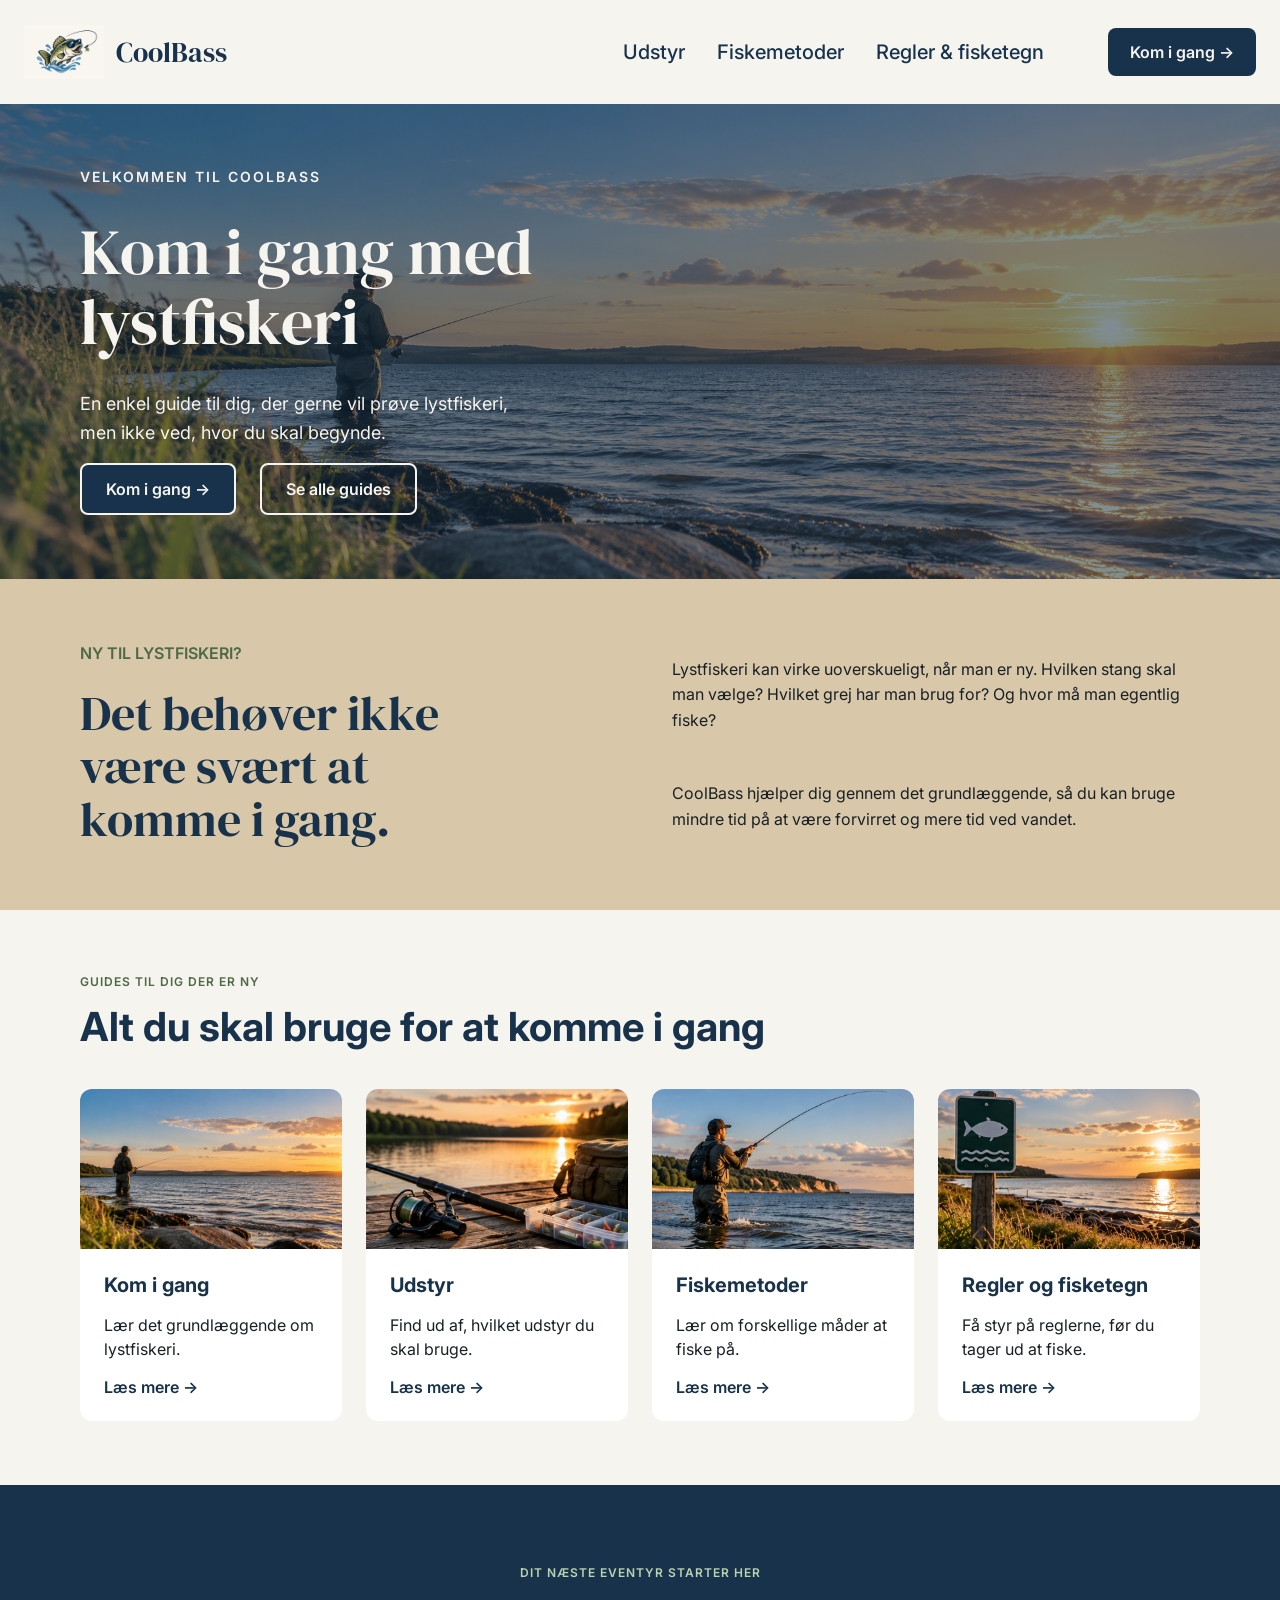
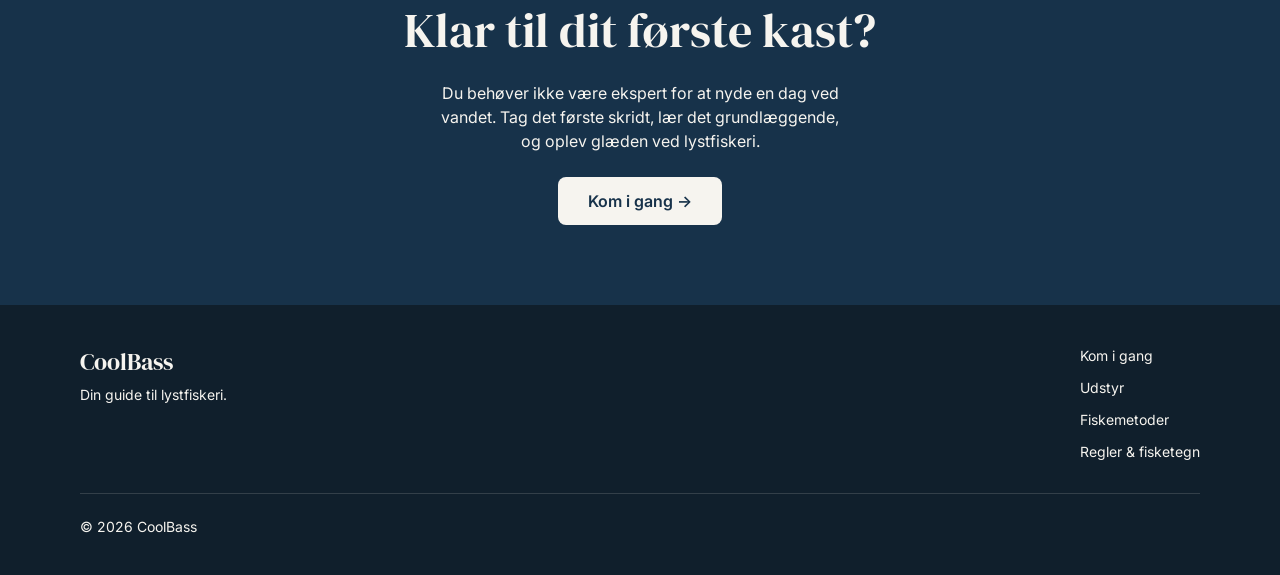
<file: index.html>
<!DOCTYPE html>
<html lang="en">

<head>
    <meta charset="UTF-8">
    <meta name="viewport" content="width=device-width, initial-scale=1.0">
    <title>CoolBass | Forside</title>
    <link rel="icon" type="image/png" href="img/Favicon.png">
    
    <meta name="robots" content="noindex">

    <link rel="stylesheet" href="css/style.css">
    <link rel="stylesheet" href="css/layout.css">

    <link rel="preconnect" href="https://fonts.googleapis.com">
    <link rel="preconnect" href="https://fonts.gstatic.com" crossorigin>
    <link
        href="https://fonts.googleapis.com/css2?family=DM+Serif+Display&family=Inter:wght@400;500;600;700&display=swap"
        rel="stylesheet">

</head>

<body>

    <header>

        <div class="container header_content">

            <a href="index.html" class="logo">
                <img src="img/CoolBassLogo.png" alt="CoolBass logo">
                <span>CoolBass</span>
            </a>

            <nav id="mobile_menu">
                <ul>
                    <li><a href="udstyr.html">Udstyr</a></li>
                    <li><a href="fiskemetoder.html">Fiskemetoder</a></li>
                    <li><a href="regler.html">Regler & fisketegn</a></li>
                </ul>
            </nav>

            <a href="komIGang.html" class="header_button">
                Kom i gang →
            </a>

            <button class="menu_toggle" type="button" aria-label="Åbn menu" aria-expanded="false"
                aria-controls="mobile_menu">
                <span></span>
                <span></span>
                <span></span>
            </button>

        </div>

    </header>

    <main>

        <section class="hero">

            <div class="container">

                <div class="hero_content">

                    <p class="hero_intro">
                        VELKOMMEN TIL COOLBASS
                    </p>

                    <h1>
                        Kom i gang med lystfiskeri
                    </h1>

                    <p class="hero_description">
                        En enkel guide til dig, der gerne vil prøve
                        lystfiskeri, men ikke ved, hvor du skal begynde.
                    </p>

                </div>

                <div class="hero_buttons">
                    <a href="komIGang.html" class="hero_button_primary">
                        Kom i gang →
                    </a>

                    <a href="#guides" class="hero_button_secondary">
                        Se alle guides
                    </a>
                </div>

            </div>


        </section>

        <section class="intro_section">

            <div class="container intro_content">

                <div class="intro_heading">

                    <p>
                        NY TIL LYSTFISKERI?
                    </p>

                    <h2>
                        Det behøver ikke være svært at komme i gang.
                    </h2>

                </div>

                <div class="intro_text">

                    <p>
                        Lystfiskeri kan virke uoverskueligt, når man er ny.
                        Hvilken stang skal man vælge? Hvilket grej har man
                        brug for? Og hvor må man egentlig fiske?
                    </p>

                    <p>
                        CoolBass hjælper dig gennem det grundlæggende,
                        så du kan bruge mindre tid på at være forvirret
                        og mere tid ved vandet.
                    </p>

                </div>

            </div>

        </section>

        <section id="guides" class="guides">

            <div class="container guides_content">

                <div class="guides_heading">

                    <p>
                        GUIDES TIL DIG DER ER NY
                    </p>

                    <h2>
                        Alt du skal bruge for at komme i gang
                    </h2>

                </div>

                <div class="guides_grid">

                    <article class="guide_card">

                        <img src="img/HeroPicture.png" alt="Lystfisker ved vandet">

                        <div class="guide_card_content">

                            <h3>
                                Kom i gang
                            </h3>

                            <p>
                                Lær det grundlæggende om lystfiskeri.
                            </p>

                            <a href="komIGang.html">Læs mere →</a>

                        </div>

                    </article>

                    <article class="guide_card">

                        <img src="img/UdstyrCard.png" alt="Lystfisker ved vandet">

                        <div class="guide_card_content">

                            <h3>
                                Udstyr
                            </h3>

                            <p>
                                Find ud af, hvilket udstyr du skal bruge.
                            </p>

                            <a href="udstyr.html">Læs mere →</a>

                        </div>

                    </article>

                    <article class="guide_card">

                        <img src="img/FiskemetoderCard.png" alt="Lystfisker ved vandet">

                        <div class="guide_card_content">

                            <h3>
                                Fiskemetoder
                            </h3>

                            <p>
                                Lær om forskellige måder at fiske på.
                            </p>

                            <a href="fiskemetoder.html">Læs mere →</a>

                        </div>

                    </article>

                    <article class="guide_card">

                        <img src="img/ReglerCard.png" alt="Lystfisker ved vandet">

                        <div class="guide_card_content">

                            <h3>
                                Regler og fisketegn
                            </h3>

                            <p>
                                Få styr på reglerne, før du tager ud at fiske.
                            </p>

                            <a href="regler.html">Læs mere →</a>

                        </div>

                    </article>

                </div>

            </div>

        </section>

        <section class="cta_section">

            <div class="cta_content">

                <p class="cta_intro">
                    DIT NÆSTE EVENTYR STARTER HER
                </p>

                <h2>
                    Klar til dit første kast?
                </h2>

                <p class="cta_description">
                    Du behøver ikke være ekspert for at nyde en dag ved vandet.
                    Tag det første skridt, lær det grundlæggende, og oplev
                    glæden ved lystfiskeri.
                </p>

                <a href="komIGang.html" class="cta_button">Kom i gang →</a>

            </div>

        </section>

    </main>

    <footer>

        <div class="container">

            <div class="footer_content">

                <div class="footer_brand">

                    <h2>
                        CoolBass
                    </h2>

                    <p>
                        Din guide til lystfiskeri.
                    </p>

                </div>

                <nav class="footer_nav" aria-label="Footer navigation">

                    <ul>
                        <li><a href="komIGang.html">Kom i gang</a></li>
                        <li><a href="udstyr.html">Udstyr</a></li>
                        <li><a href="fiskemetoder.html">Fiskemetoder</a></li>
                        <li><a href="regler.html">Regler & fisketegn</a></li>
                    </ul>

                </nav>

            </div>

            <div class="footer_bottom">

                <p>
                    © 2026 CoolBass
                </p>

            </div>

        </div>

    </footer>

    <script src="js/script.js"></script>

</body>

</html>
</file>
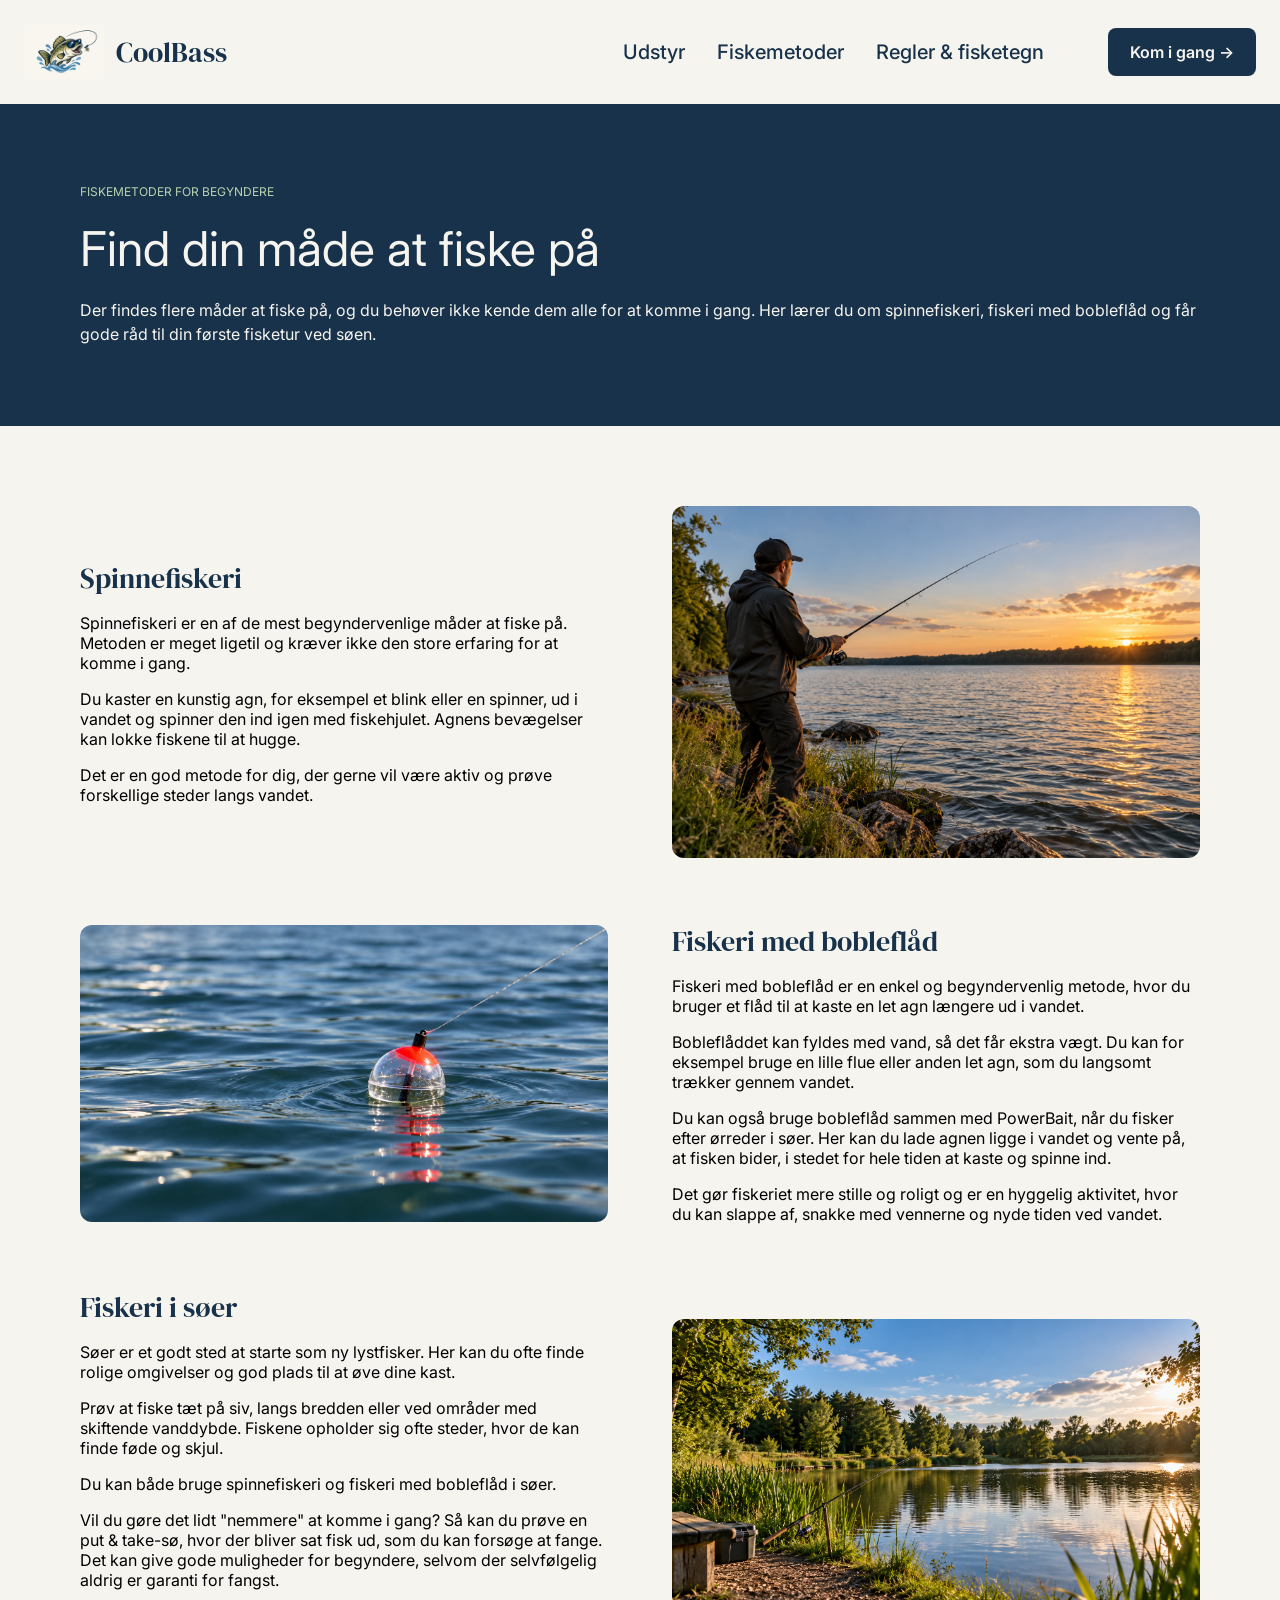
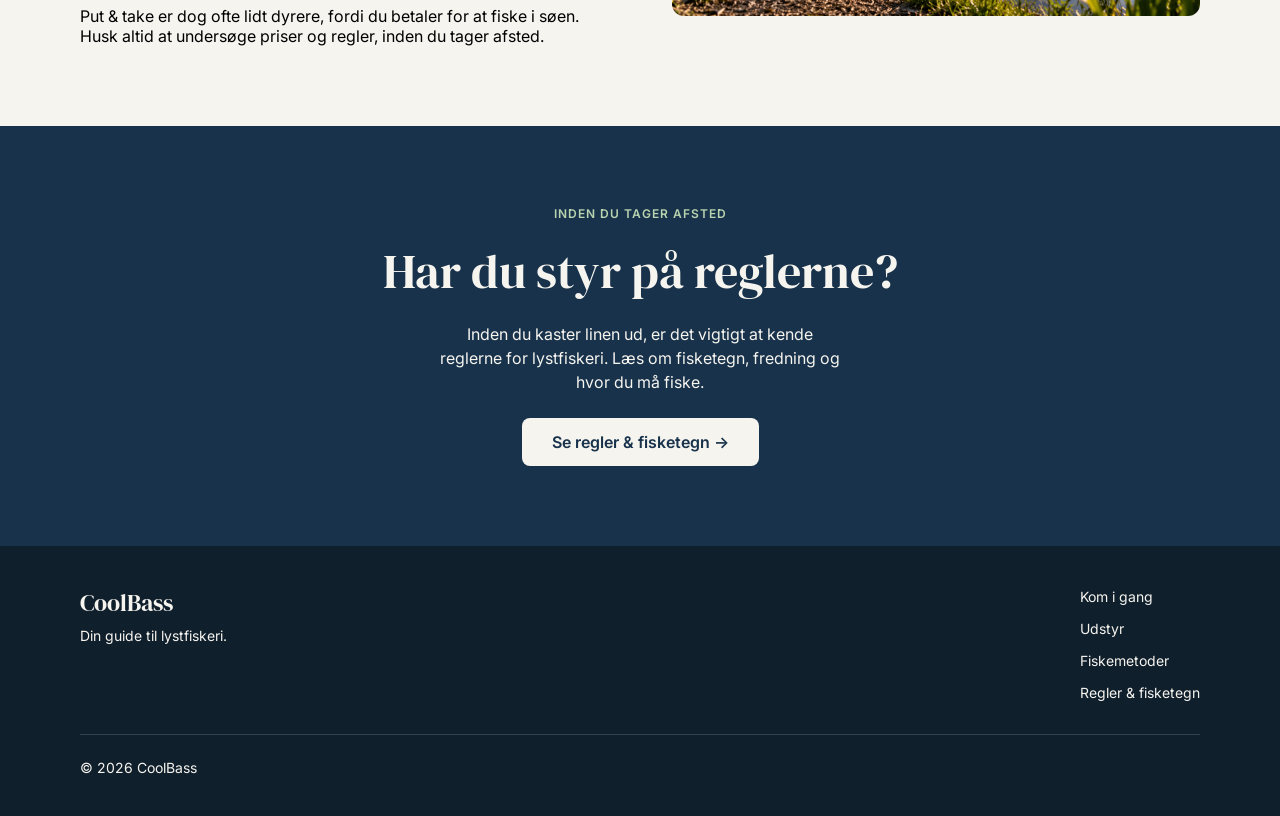
<file: fiskemetoder.html>
<!DOCTYPE html>
<html lang="en">

<head>
    <meta charset="UTF-8">
    <meta name="viewport" content="width=device-width, initial-scale=1.0">
    <title>CoolBass | Fiskemetoder</title>
    <link rel="icon" type="image/png" href="img/Favicon.png">
    
    <meta name="robots" content="noindex">

    <link rel="stylesheet" href="css/style.css">
    <link rel="stylesheet" href="css/layout.css">

    <link rel="preconnect" href="https://fonts.googleapis.com">
    <link rel="preconnect" href="https://fonts.gstatic.com" crossorigin>
    <link
        href="https://fonts.googleapis.com/css2?family=DM+Serif+Display&family=Inter:wght@400;500;600;700&display=swap"
        rel="stylesheet">

</head>

<body>

    <header>

        <div class="container header_content">

            <a href="index.html" class="logo">
                <img src="img/CoolBassLogo.png" alt="CoolBass logo">
                <span>CoolBass</span>
            </a>

            <nav id="mobile_menu">
                <ul>
                    <li><a href="udstyr.html">Udstyr</a></li>
                    <li><a href="fiskemetoder.html">Fiskemetoder</a></li>
                    <li><a href="regler.html">Regler & fisketegn</a></li>
                </ul>
            </nav>

            <a href="komIGang.html" class="header_button">
                Kom i gang →
            </a>

            <button class="menu_toggle" type="button" aria-label="Åbn menu" aria-expanded="false"
                aria-controls="mobile_menu">
                <span></span>
                <span></span>
                <span></span>
            </button>

        </div>

    </header>

    <main>

        <section class="page_hero">

            <div class="container">

                <p class="page_hero_label">
                    FISKEMETODER FOR BEGYNDERE
                </p>

                <h1>
                    Find din måde at fiske på
                </h1>

                <p class="page_hero_text">
                    Der findes flere måder at fiske på, og du behøver ikke kende
                    dem alle for at komme i gang. Her lærer du om spinnefiskeri,
                    fiskeri med bobleflåd og får gode råd til din første
                    fisketur ved søen.
                </p>

            </div>

        </section>

        <section class="steps_section">

            <div class="container">

                <article class="step">

                    <div class="step_text">

                        <h2>
                            Spinnefiskeri
                        </h2>

                        <p>
                            Spinnefiskeri er en af de mest begyndervenlige måder at fiske på.
                            Metoden er meget ligetil og kræver ikke den store erfaring for
                            at komme i gang.
                        </p>

                        <p>
                            Du kaster en kunstig agn, for eksempel et blink eller en spinner,
                            ud i vandet og spinner den ind igen med fiskehjulet. Agnens
                            bevægelser kan lokke fiskene til at hugge.
                        </p>

                        <p>
                            Det er en god metode for dig, der gerne vil være aktiv og prøve
                            forskellige steder langs vandet.
                        </p>

                    </div>

                    <img src="img/FiskemetoderSpin.png" alt="Lystfisker, der spinnefisker ved en sø i solnedgangen">

                </article>

                <article class="step">

                    <div class="step_text">

                        <h2>
                            Fiskeri med bobleflåd
                        </h2>

                        <p>
                            Fiskeri med bobleflåd er en enkel og begyndervenlig metode,
                            hvor du bruger et flåd til at kaste en let agn længere
                            ud i vandet.
                        </p>

                        <p>
                            Bobleflåddet kan fyldes med vand, så det får ekstra vægt.
                            Du kan for eksempel bruge en lille flue eller anden let
                            agn, som du langsomt trækker gennem vandet.
                        </p>

                        <p>
                            Du kan også bruge bobleflåd sammen med PowerBait,
                            når du fisker efter ørreder i søer. Her kan du lade
                            agnen ligge i vandet og vente på, at fisken bider,
                            i stedet for hele tiden at kaste og spinne ind.
                        </p>

                        <p>
                            Det gør fiskeriet mere stille og roligt og er en
                            hyggelig aktivitet, hvor du kan slappe af, snakke
                            med vennerne og nyde tiden ved vandet.
                        </p>

                    </div>

                    <img src="img/FiskemetoderBoble.png" alt="Bobleflåd, der flyder på vandoverfladen">

                </article>

                <article class="step">

                    <div class="step_text">

                        <h2>
                            Fiskeri i søer
                        </h2>

                        <p>
                            Søer er et godt sted at starte som ny lystfisker.
                            Her kan du ofte finde rolige omgivelser og god
                            plads til at øve dine kast.
                        </p>

                        <p>
                            Prøv at fiske tæt på siv, langs bredden eller ved
                            områder med skiftende vanddybde. Fiskene opholder
                            sig ofte steder, hvor de kan finde føde og skjul.
                        </p>

                        <p>
                            Du kan både bruge spinnefiskeri og fiskeri med
                            bobleflåd i søer.
                        </p>

                        <p>
                            Vil du gøre det lidt "nemmere" at komme i gang?
                            Så kan du prøve en put & take-sø, hvor der bliver
                            sat fisk ud, som du kan forsøge at fange.
                            Det kan give gode muligheder for begyndere,
                            selvom der selvfølgelig aldrig er garanti for fangst.
                        </p>

                        <p>
                            Put & take er dog ofte lidt dyrere, fordi du
                            betaler for at fiske i søen. Husk altid at
                            undersøge priser og regler, inden du tager afsted.
                        </p>

                    </div>

                    <img src="img/FiskemetoderPlads.png" alt="Rolig sø omgivet af træer og siv">

                </article>

            </div>

        </section>

        <section class="cta_section">

            <div class="cta_content">

                <p class="cta_intro">
                    INDEN DU TAGER AFSTED
                </p>

                <h2>
                    Har du styr på reglerne?
                </h2>

                <p class="cta_description">
                    Inden du kaster linen ud, er det vigtigt at kende
                    reglerne for lystfiskeri. Læs om fisketegn, fredning
                    og hvor du må fiske.
                </p>

                <a href="regler.html" class="cta_button">
                    Se regler & fisketegn →
                </a>

            </div>

        </section>

    </main>

    <footer>

        <div class="container">

            <div class="footer_content">

                <div class="footer_brand">

                    <h2>
                        CoolBass
                    </h2>

                    <p>
                        Din guide til lystfiskeri.
                    </p>

                </div>

                <nav class="footer_nav" aria-label="Footer navigation">

                    <ul>
                        <li><a href="komIGang.html">Kom i gang</a></li>
                        <li><a href="udstyr.html">Udstyr</a></li>
                        <li><a href="fiskemetoder.html">Fiskemetoder</a></li>
                        <li><a href="regler.html">Regler & fisketegn</a></li>
                    </ul>

                </nav>

            </div>

            <div class="footer_bottom">

                <p>
                    © 2026 CoolBass
                </p>

            </div>

        </div>

    </footer>

    <script src="js/script.js"></script>

</body>

</html>
</file>
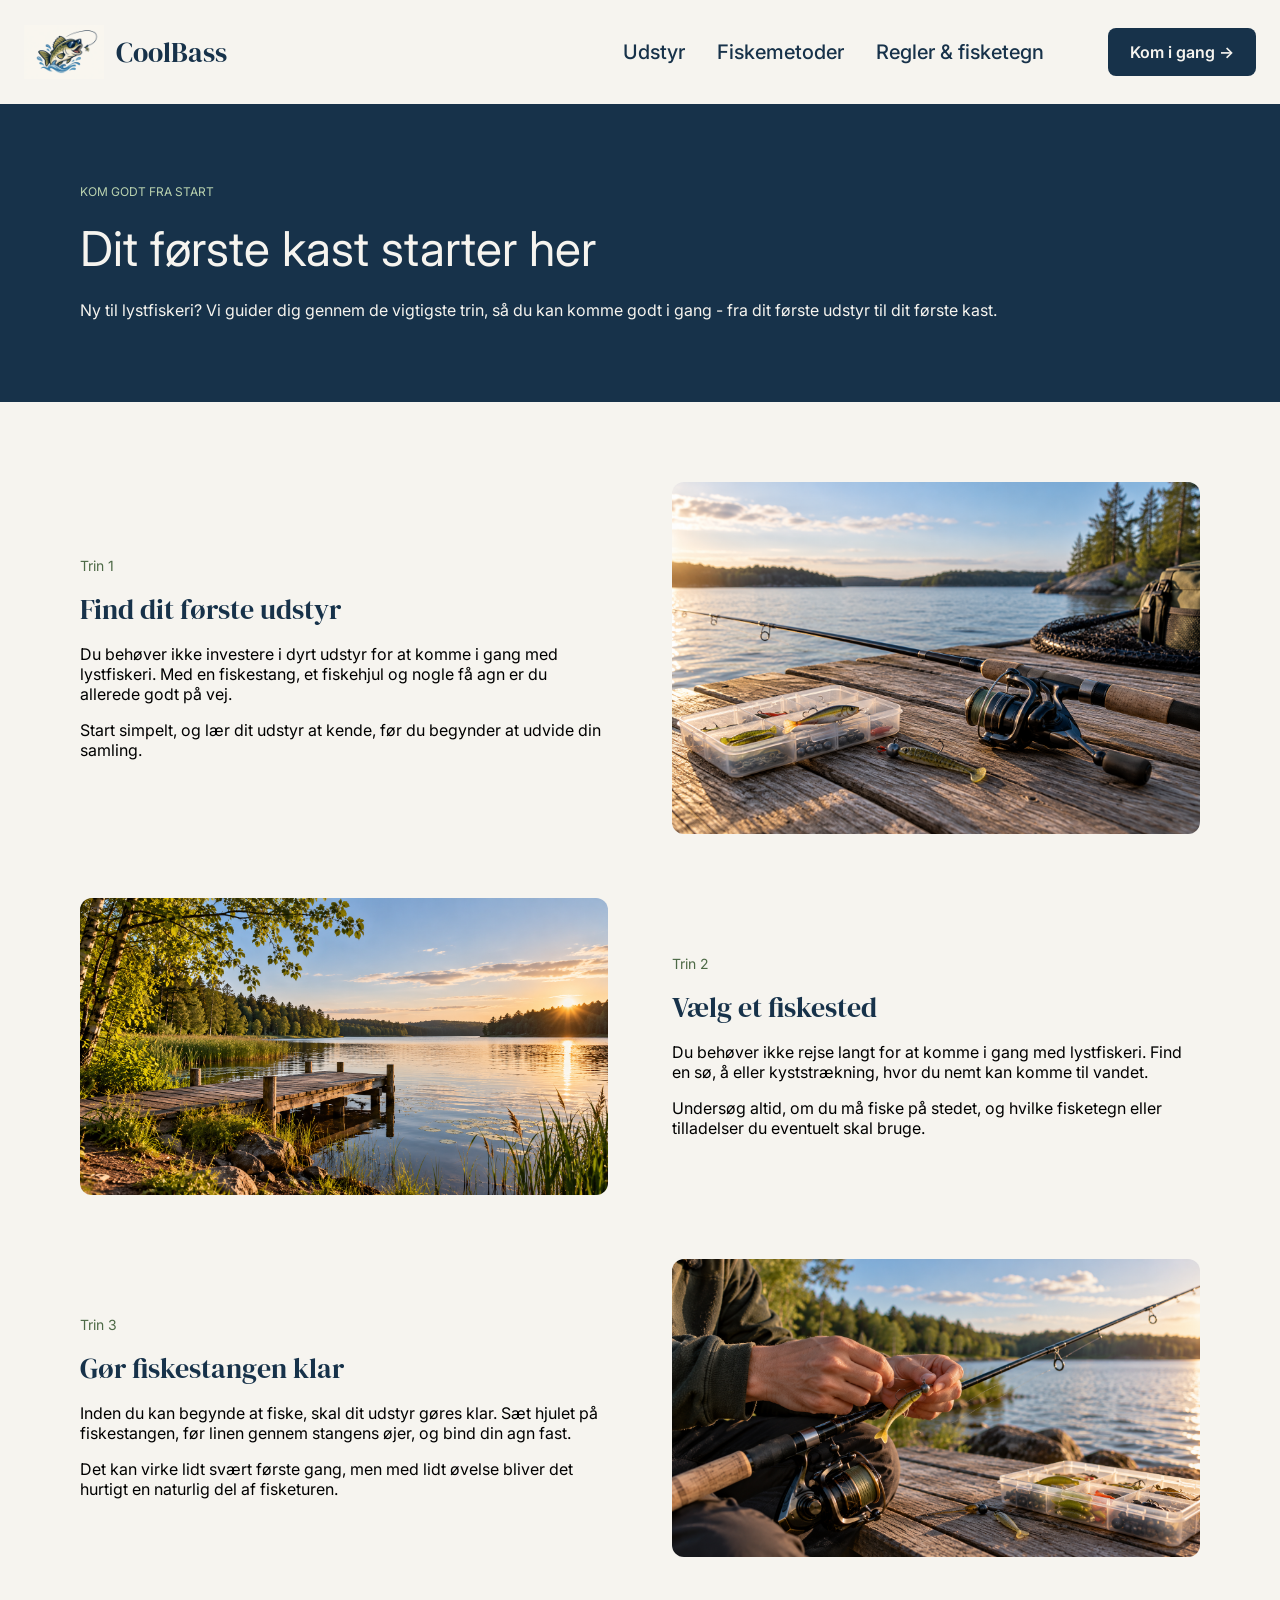
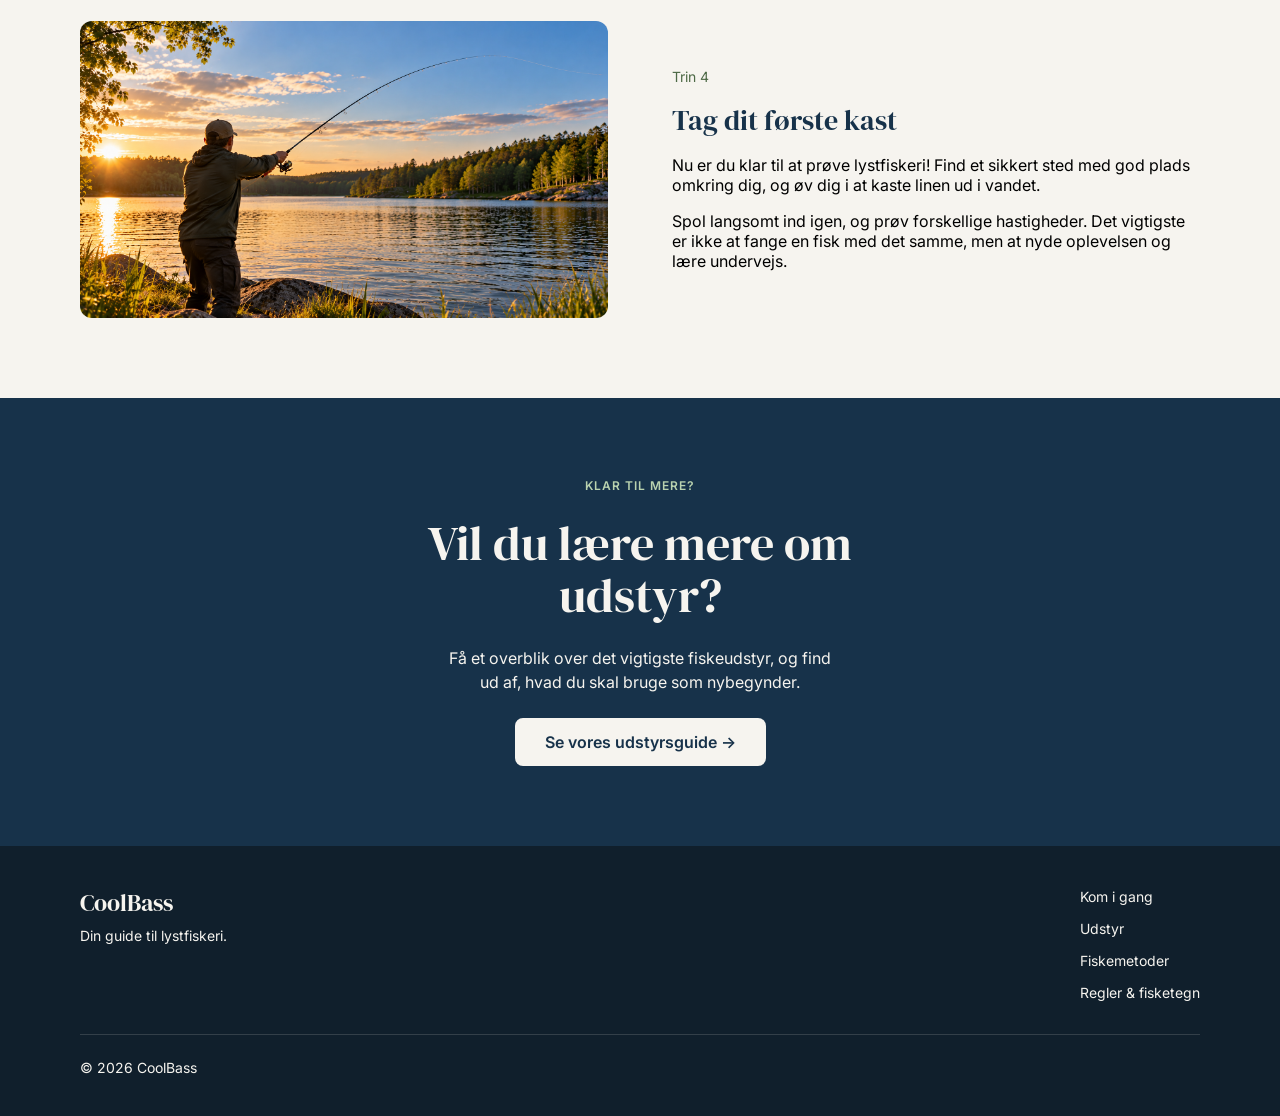
<file: komIGang.html>
<!DOCTYPE html>
<html lang="en">

<head>
    <meta charset="UTF-8">
    <meta name="viewport" content="width=device-width, initial-scale=1.0">
    <title>CoolBass | Kom i gang</title>
    <link rel="icon" type="image/png" href="img/Favicon.png">
    
    <meta name="robots" content="noindex">

    <link rel="stylesheet" href="css/style.css">
    <link rel="stylesheet" href="css/layout.css">

    <link rel="preconnect" href="https://fonts.googleapis.com">
    <link rel="preconnect" href="https://fonts.gstatic.com" crossorigin>
    <link
        href="https://fonts.googleapis.com/css2?family=DM+Serif+Display&family=Inter:wght@400;500;600;700&display=swap"
        rel="stylesheet">

</head>

<body>

    <header>

        <div class="container header_content">

            <a href="index.html" class="logo">
                <img src="img/CoolBassLogo.png" alt="CoolBass logo">
                <span>CoolBass</span>
            </a>

            <nav id="mobile_menu">
                <ul>
                    <li><a href="udstyr.html">Udstyr</a></li>
                    <li><a href="fiskemetoder.html">Fiskemetoder</a></li>
                    <li><a href="regler.html">Regler & fisketegn</a></li>
                </ul>
            </nav>

            <a href="komIGang.html" class="header_button">
                Kom i gang →
            </a>

            <button class="menu_toggle" type="button" aria-label="Åbn menu" aria-expanded="false"
                aria-controls="mobile_menu">
                <span></span>
                <span></span>
                <span></span>
            </button>

        </div>

    </header>

    <main>

        <section class="page_hero">

            <div class="container">

                <p class="page_hero_label">
                    KOM GODT FRA START
                </p>

                <h1>
                    Dit første kast starter her
                </h1>

                <p class="page_hero_text">
                    Ny til lystfiskeri? Vi guider dig gennem de vigtigste trin,
                    så du kan komme godt i gang - fra dit første udstyr
                    til dit første kast.
                </p>

            </div>

        </section>

        <section class="steps_section">

            <div class="container">

                <article class="step">

                    <div class="step_text">

                        <p class="step_number">
                            Trin 1
                        </p>

                        <h2>
                            Find dit første udstyr
                        </h2>

                        <p>
                            Du behøver ikke investere i dyrt udstyr for at komme
                            i gang med lystfiskeri. Med en fiskestang, et
                            fiskehjul og nogle få agn er du allerede godt på vej.
                        </p>

                        <p>
                            Start simpelt, og lær dit udstyr at kende, før du
                            begynder at udvide din samling.
                        </p>

                    </div>

                    <img src="img/KomIGangStep1.png" alt="Fiskestang og fiskeudstyr ved vandet">

                </article>

                <article class="step">

                    <div class="step_text">

                        <p class="step_number">
                            Trin 2
                        </p>

                        <h2>
                            Vælg et fiskested
                        </h2>

                        <p>
                            Du behøver ikke rejse langt for at komme i gang
                            med lystfiskeri. Find en sø, å eller kyststrækning,
                            hvor du nemt kan komme til vandet.
                        </p>

                        <p>
                            Undersøg altid, om du må fiske på stedet, og hvilke
                            fisketegn eller tilladelser du eventuelt skal bruge.
                        </p>

                    </div>

                    <img src="img/KomIGangStep2.png" alt="En træbro ved en sø i solnedgangen">

                </article>

                <article class="step">

                    <div class="step_text">

                        <p class="step_number">
                            Trin 3
                        </p>

                        <h2>
                            Gør fiskestangen klar
                        </h2>

                        <p>
                            Inden du kan begynde at fiske, skal dit udstyr gøres klar.
                            Sæt hjulet på fiskestangen, før linen gennem stangens øjer,
                            og bind din agn fast.
                        </p>

                        <p>
                            Det kan virke lidt svært første gang, men med lidt øvelse
                            bliver det hurtigt en naturlig del af fisketuren.
                        </p>

                    </div>

                    <img src="img/KomIGangStep3.png" alt="Lystfisker der kaster sin fiskeline ud">

                </article>

                <article class="step">

                    <div class="step_text">

                        <p class="step_number">
                            Trin 4
                        </p>

                        <h2>
                            Tag dit første kast

                        </h2>

                        <p>
                            Nu er du klar til at prøve lystfiskeri! Find et sikkert
                            sted med god plads omkring dig, og øv dig i at kaste
                            linen ud i vandet.
                        </p>

                        <p>
                            Spol langsomt ind igen, og prøv forskellige hastigheder.
                            Det vigtigste er ikke at fange en fisk med det samme,
                            men at nyde oplevelsen og lære undervejs.
                        </p>

                    </div>

                    <img src="img/KomIGangStep4.png" alt="Lystfisker ved vandet">

                </article>

            </div>

        </section>

        <section class="cta_section">

            <div class="cta_content">

                <p class="cta_intro">
                    KLAR TIL MERE?
                </p>

                <h2>
                    Vil du lære mere om udstyr?
                </h2>

                <p class="cta_description">
                    Få et overblik over det vigtigste fiskeudstyr,
                    og find ud af, hvad du skal bruge som nybegynder.
                </p>

                <a href="udstyr.html" class="cta_button">Se vores udstyrsguide →</a>

            </div>

        </section>









    </main>







    <footer>

        <div class="container">

            <div class="footer_content">

                <div class="footer_brand">

                    <h2>
                        CoolBass
                    </h2>

                    <p>
                        Din guide til lystfiskeri.
                    </p>

                </div>

                <nav class="footer_nav" aria-label="Footer navigation">

                    <ul>
                        <li><a href="komIGang.html">Kom i gang</a></li>
                        <li><a href="udstyr.html">Udstyr</a></li>
                        <li><a href="fiskemetoder.html">Fiskemetoder</a></li>
                        <li><a href="regler.html">Regler & fisketegn</a></li>
                    </ul>

                </nav>

            </div>

            <div class="footer_bottom">

                <p>
                    © 2026 CoolBass
                </p>

            </div>

        </div>

    </footer>

    <script src="js/script.js"></script>

</body>

</html>
</file>
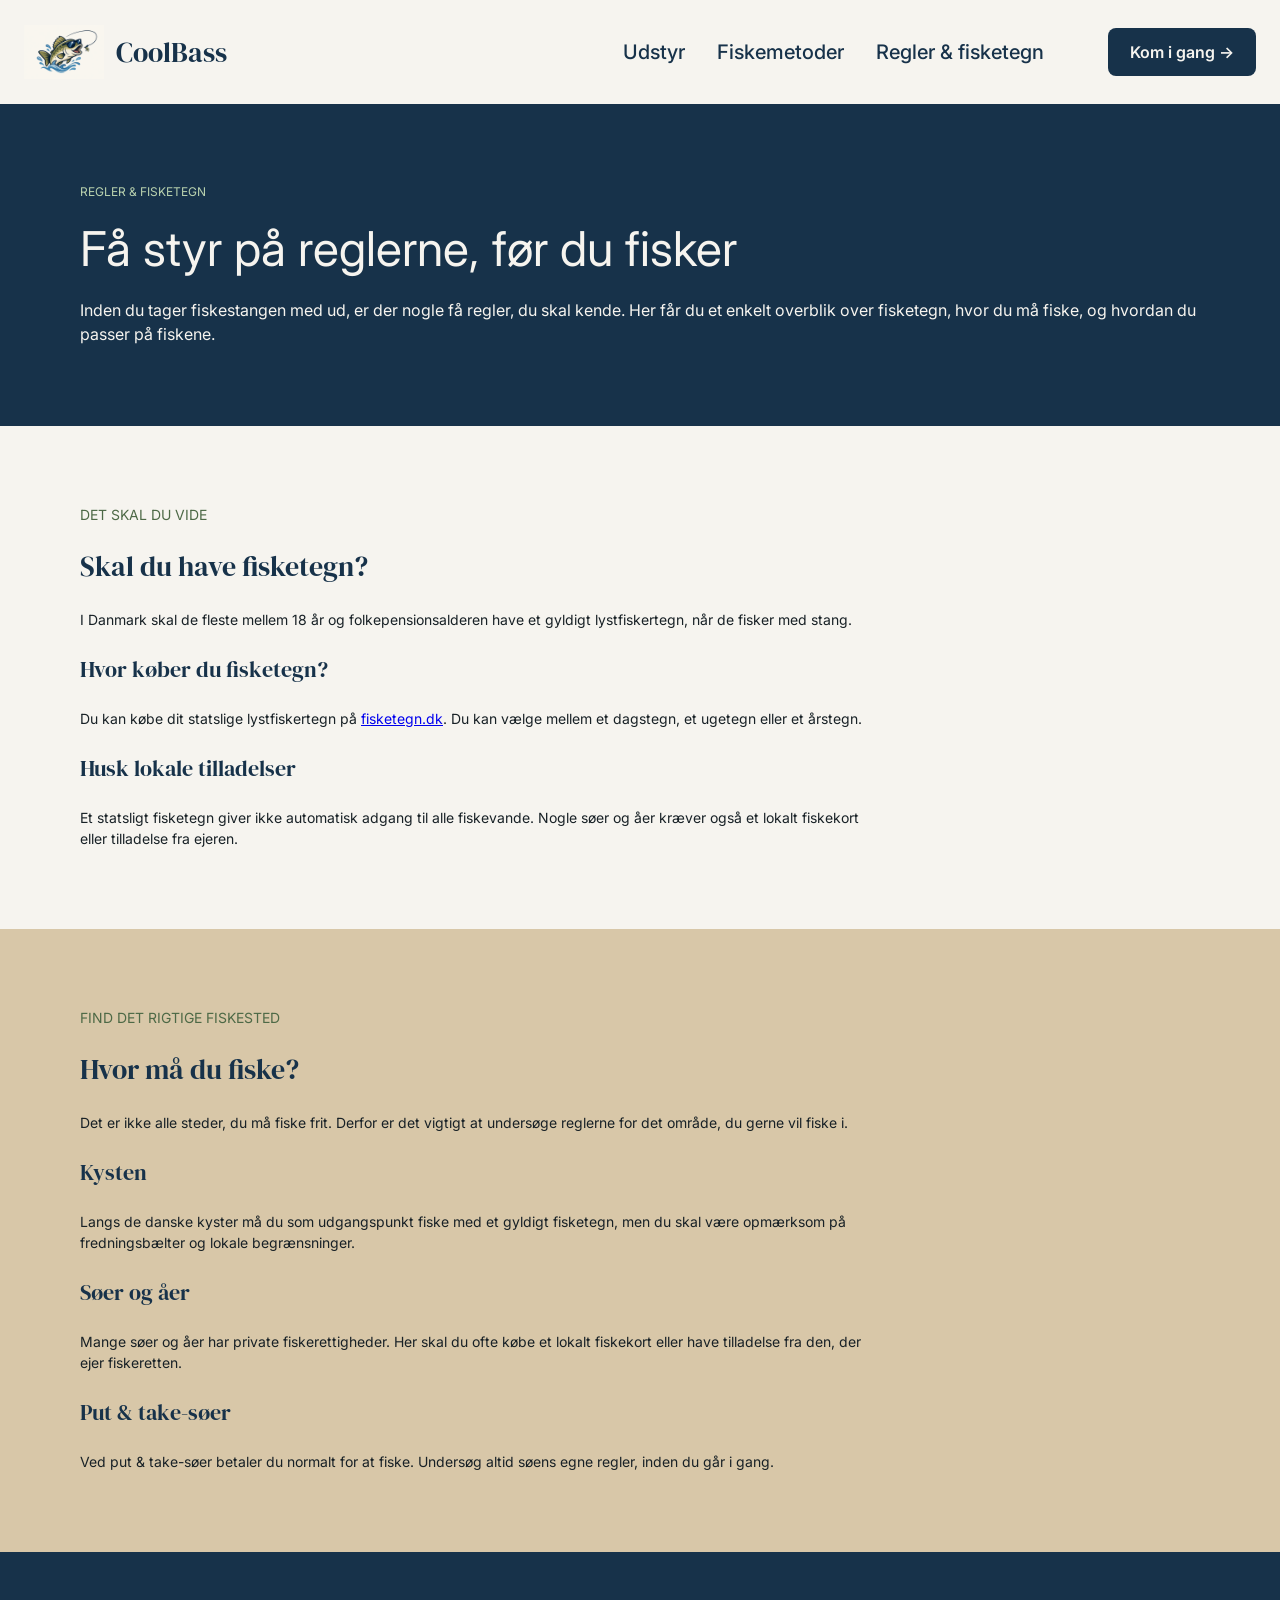
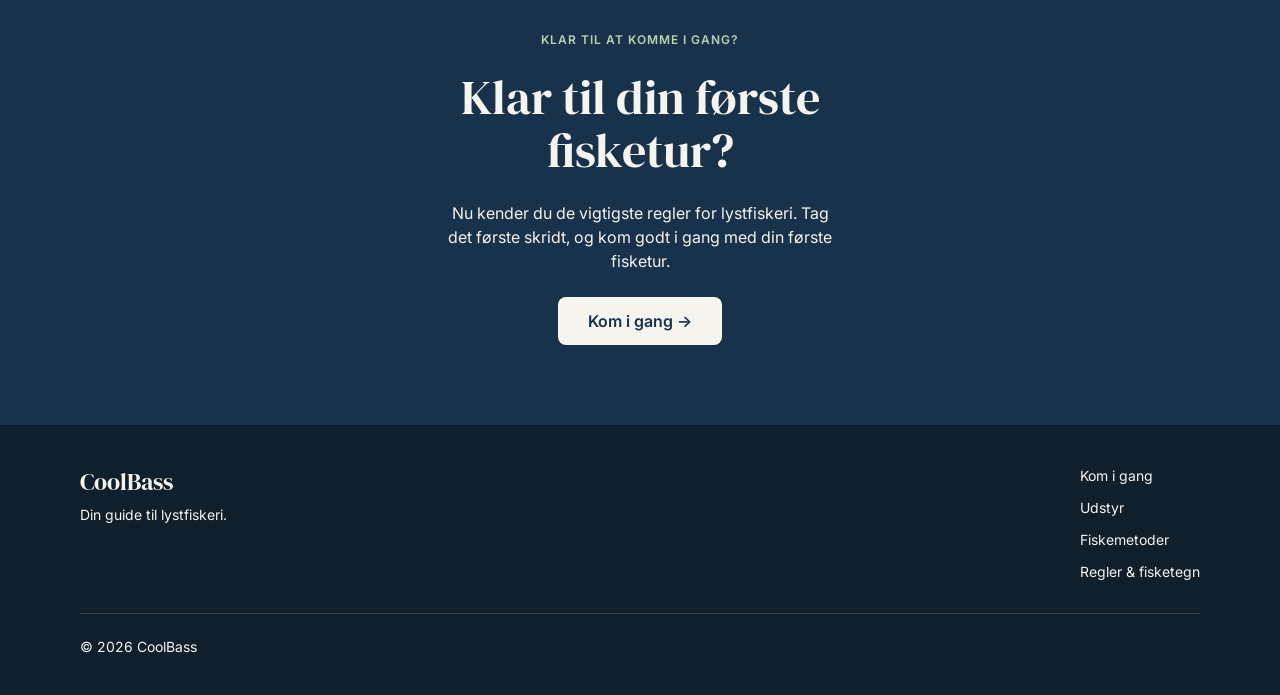
<file: regler.html>
<!DOCTYPE html>
<html lang="en">

<head>
    <meta charset="UTF-8">
    <meta name="viewport" content="width=device-width, initial-scale=1.0">
    <title>CoolBass | Regler</title>
    <link rel="icon" type="image/png" href="img/Favicon.png">
    
    <meta name="robots" content="noindex">

    <link rel="stylesheet" href="css/style.css">
    <link rel="stylesheet" href="css/layout.css">

    <link rel="preconnect" href="https://fonts.googleapis.com">
    <link rel="preconnect" href="https://fonts.gstatic.com" crossorigin>
    <link
        href="https://fonts.googleapis.com/css2?family=DM+Serif+Display&family=Inter:wght@400;500;600;700&display=swap"
        rel="stylesheet">

</head>

<body>

    <header>

        <div class="container header_content">

            <a href="index.html" class="logo">
                <img src="img/CoolBassLogo.png" alt="CoolBass logo">
                <span>CoolBass</span>
            </a>

            <nav id="mobile_menu">
                <ul>
                    <li><a href="udstyr.html">Udstyr</a></li>
                    <li><a href="fiskemetoder.html">Fiskemetoder</a></li>
                    <li><a href="regler.html">Regler & fisketegn</a></li>
                </ul>
            </nav>

            <a href="komIGang.html" class="header_button">
                Kom i gang →
            </a>

            <button class="menu_toggle" type="button" aria-label="Åbn menu" aria-expanded="false"
                aria-controls="mobile_menu">
                <span></span>
                <span></span>
                <span></span>
            </button>

        </div>

    </header>

    <main>

        <section class="page_hero">

            <div class="container">

                <p class="page_hero_label">
                    REGLER & FISKETEGN
                </p>

                <h1>
                    Få styr på reglerne, før du fisker
                </h1>

                <p class="page_hero_text">
                    Inden du tager fiskestangen med ud, er der nogle få regler,
                    du skal kende. Her får du et enkelt overblik over fisketegn,
                    hvor du må fiske, og hvordan du passer på fiskene.
                </p>

            </div>

        </section>

        <section class="equipment_section">

            <div class="container">

                <div class="equipment_content">

                    <p class="equipment_label">
                        DET SKAL DU VIDE
                    </p>

                    <h2>
                        Skal du have fisketegn?
                    </h2>

                    <p>
                        I Danmark skal de fleste mellem 18 år og
                        folkepensionsalderen have et gyldigt lystfiskertegn,
                        når de fisker med stang.
                    </p>

                    <h3>
                        Hvor køber du fisketegn?
                    </h3>

                    <p>
                        Du kan købe dit statslige lystfiskertegn på
                        <a href="https://fisketegn.dk">fisketegn.dk</a>.
                        Du kan vælge mellem et dagstegn, et ugetegn
                        eller et årstegn.
                    </p>

                    <h3>
                        Husk lokale tilladelser
                    </h3>

                    <p>
                        Et statsligt fisketegn giver ikke automatisk adgang
                        til alle fiskevande. Nogle søer og åer kræver også
                        et lokalt fiskekort eller tilladelse fra ejeren.
                    </p>

                </div>

            </div>

        </section>

        <section class="equipment_section equipment_extra">

            <div class="container">

                <div class="equipment_content">

                    <p class="equipment_label">FIND DET RIGTIGE FISKESTED</p>

                    <h2>
                        Hvor må du fiske?
                    </h2>

                    <p>
                        Det er ikke alle steder, du må fiske frit.
                        Derfor er det vigtigt at undersøge reglerne
                        for det område, du gerne vil fiske i.
                    </p>

                    <h3>
                        Kysten
                    </h3>

                    <p>
                        Langs de danske kyster må du som udgangspunkt fiske
                        med et gyldigt fisketegn, men du skal være opmærksom
                        på fredningsbælter og lokale begrænsninger.
                    </p>

                    <h3>
                        Søer og åer
                    </h3>

                    <p>
                        Mange søer og åer har private fiskerettigheder.
                        Her skal du ofte købe et lokalt fiskekort eller
                        have tilladelse fra den, der ejer fiskeretten.
                    </p>

                    <h3>
                        Put & take-søer
                    </h3>

                    <p>
                        Ved put & take-søer betaler du normalt for at fiske.
                        Undersøg altid søens egne regler, inden du går i gang.
                    </p>

                </div>

            </div>

        </section>

        <section class="cta_section">

            <div class="cta_content">

                <p class="cta_intro">
                    KLAR TIL AT KOMME I GANG?
                </p>

                <h2>
                    Klar til din første fisketur?
                </h2>

                <p class="cta_description">
                    Nu kender du de vigtigste regler for lystfiskeri.
                    Tag det første skridt, og kom godt i gang
                    med din første fisketur.
                </p>

                <a href="komIGang.html" class="cta_button">
                    Kom i gang →
                </a>

            </div>

        </section>

    </main>

    <footer>

        <div class="container">

            <div class="footer_content">

                <div class="footer_brand">

                    <h2>
                        CoolBass
                    </h2>

                    <p>
                        Din guide til lystfiskeri.
                    </p>

                </div>

                <nav class="footer_nav" aria-label="Footer navigation">

                    <ul>
                        <li><a href="komIGang.html">Kom i gang</a></li>
                        <li><a href="udstyr.html">Udstyr</a></li>
                        <li><a href="fiskemetoder.html">Fiskemetoder</a></li>
                        <li><a href="regler.html">Regler & fisketegn</a></li>
                    </ul>

                </nav>

            </div>

            <div class="footer_bottom">

                <p>
                    © 2026 CoolBass
                </p>

            </div>

        </div>

    </footer>

    <script src="js/script.js"></script>

</body>

</html>
</file>
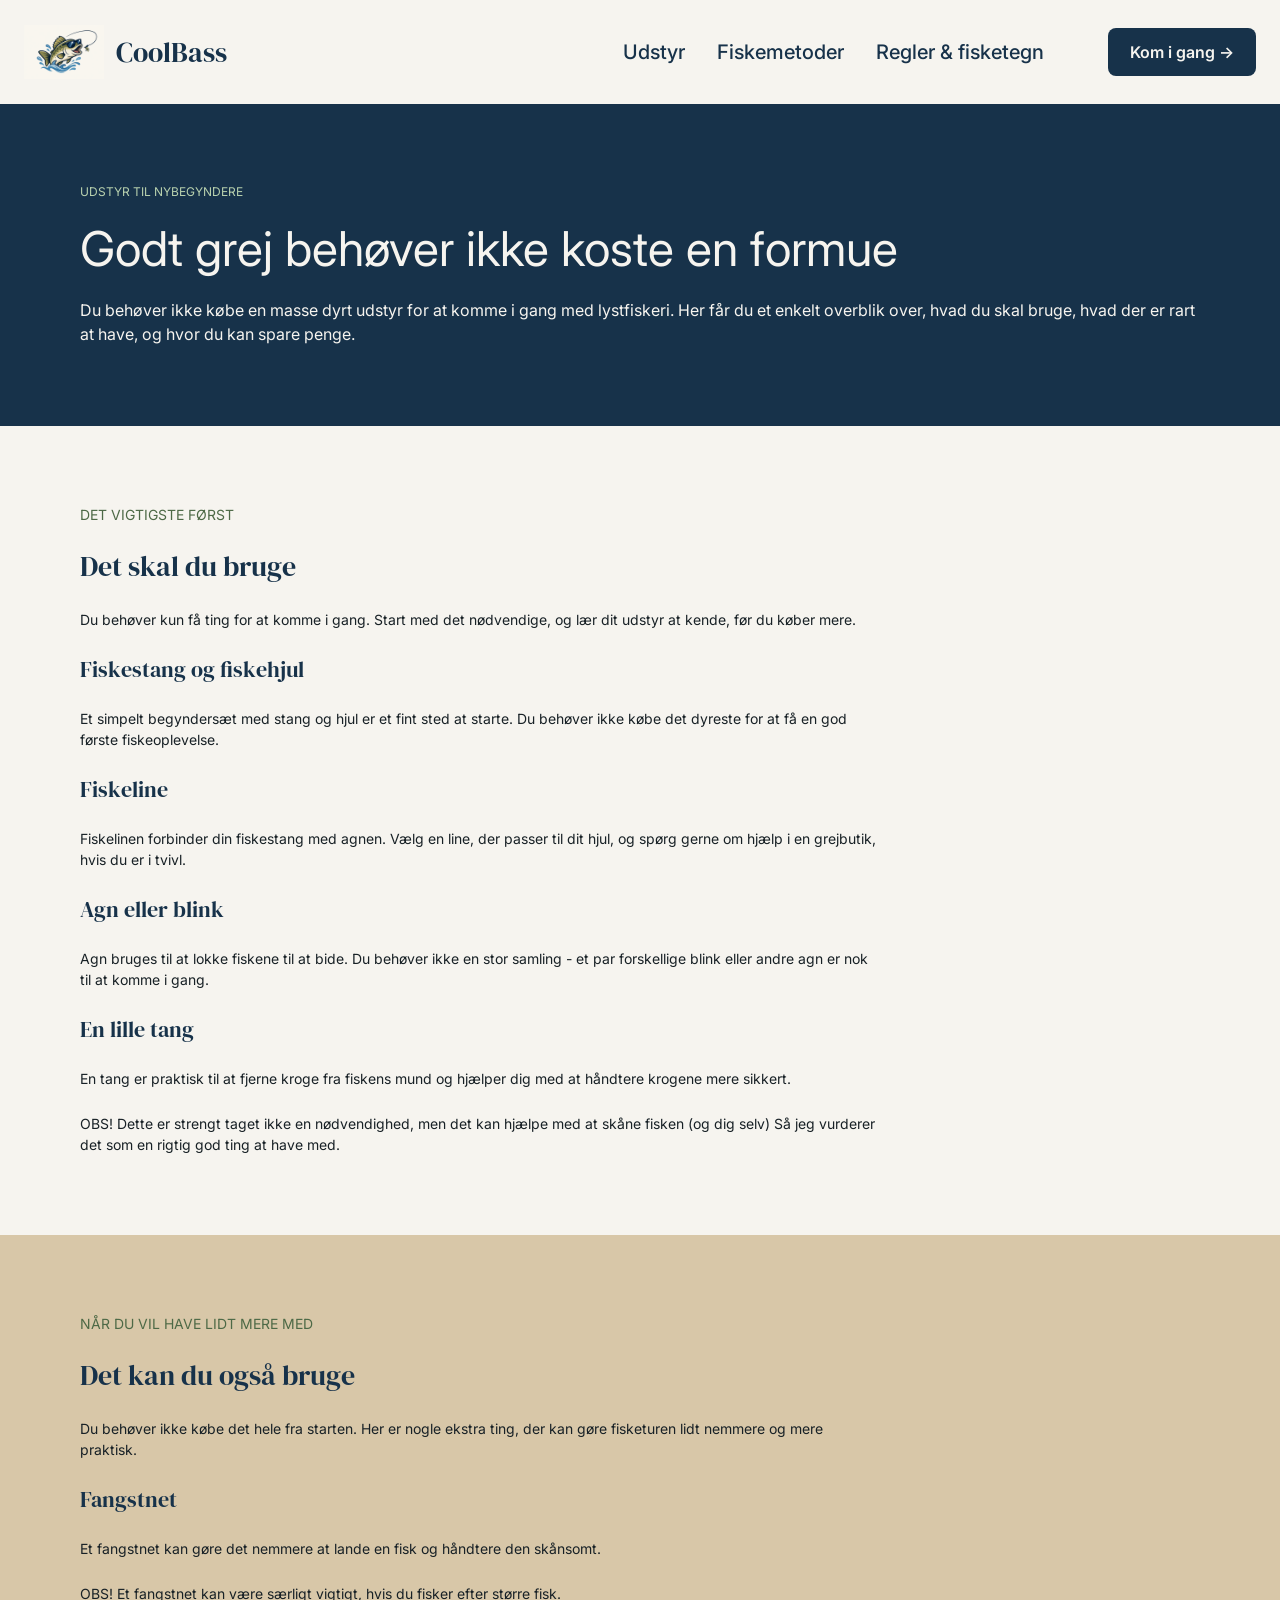
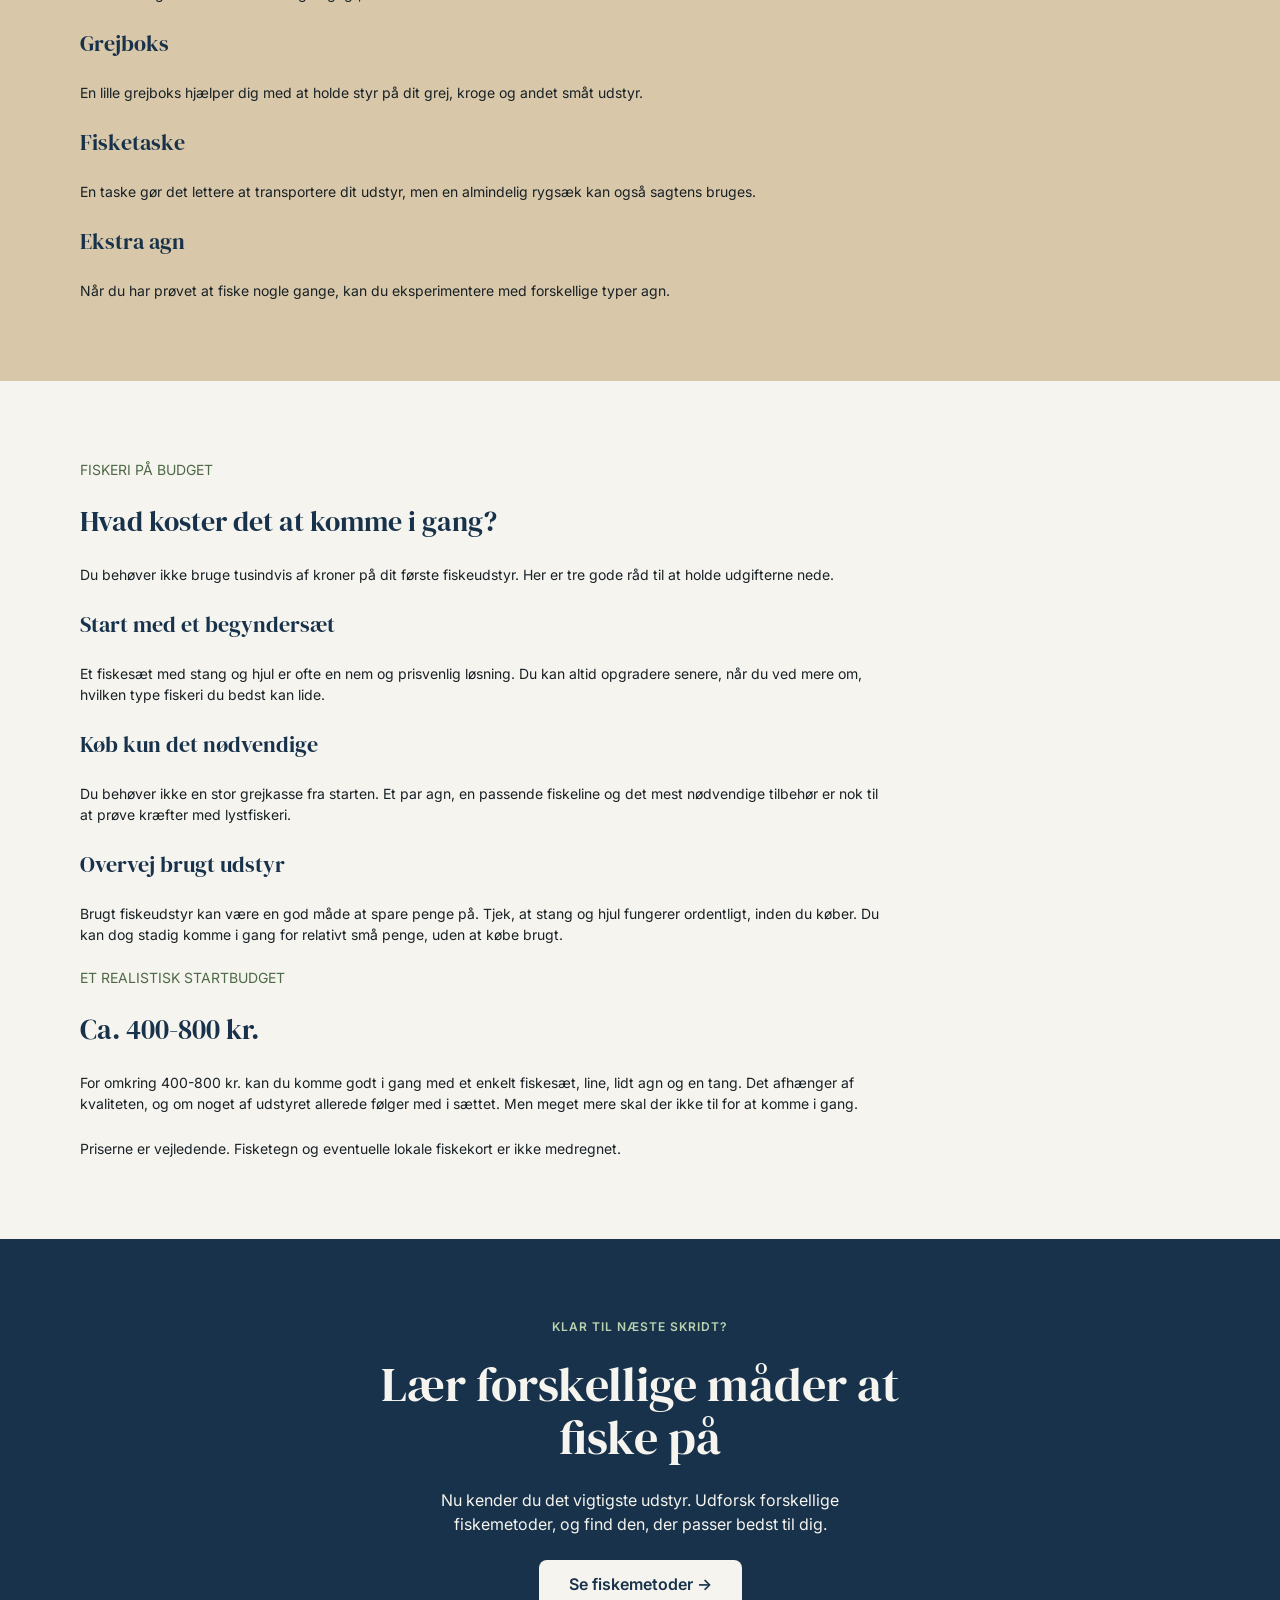
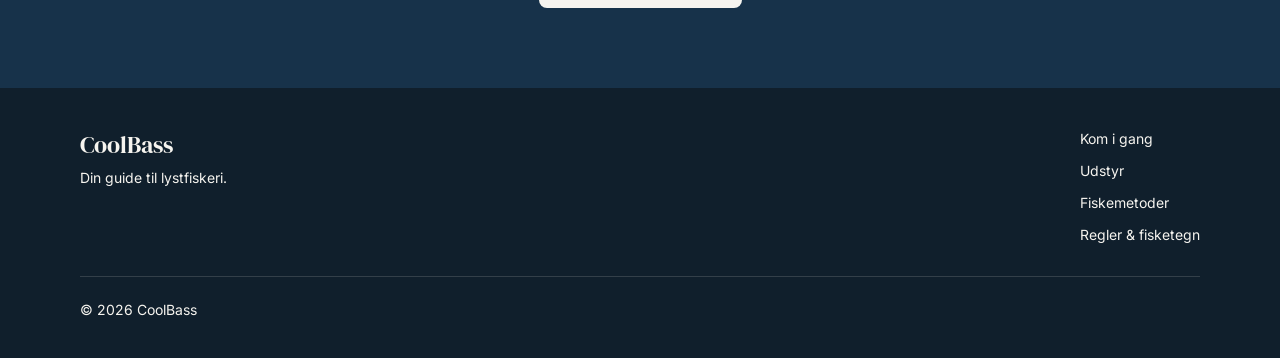
<file: udstyr.html>
<!DOCTYPE html>
<html lang="en">

<head>
    <meta charset="UTF-8">
    <meta name="viewport" content="width=device-width, initial-scale=1.0">
    <title>CoolBass | Udstyr</title>
    <link rel="icon" type="image/png" href="img/Favicon.png">
    
    <meta name="robots" content="noindex">

    <link rel="stylesheet" href="css/style.css">
    <link rel="stylesheet" href="css/layout.css">

    <link rel="preconnect" href="https://fonts.googleapis.com">
    <link rel="preconnect" href="https://fonts.gstatic.com" crossorigin>
    <link
        href="https://fonts.googleapis.com/css2?family=DM+Serif+Display&family=Inter:wght@400;500;600;700&display=swap"
        rel="stylesheet">

</head>

<body>

    <header>

        <div class="container header_content">

            <a href="index.html" class="logo">
                <img src="img/CoolBassLogo.png" alt="CoolBass logo">
                <span>CoolBass</span>
            </a>

            <nav id="mobile_menu">
                <ul>
                    <li><a href="udstyr.html">Udstyr</a></li>
                    <li><a href="fiskemetoder.html">Fiskemetoder</a></li>
                    <li><a href="regler.html">Regler & fisketegn</a></li>
                </ul>
            </nav>

            <a href="komIGang.html" class="header_button">
                Kom i gang →
            </a>

            <button class="menu_toggle" type="button" aria-label="Åbn menu" aria-expanded="false"
                aria-controls="mobile_menu">
                <span></span>
                <span></span>
                <span></span>
            </button>

        </div>

    </header>


    <main>

        <section class="page_hero">

            <div class="container">

                <p class="page_hero_label">
                    UDSTYR TIL NYBEGYNDERE
                </p>

                <h1>
                    Godt grej behøver ikke koste en formue
                </h1>

                <p class="page_hero_text">
                    Du behøver ikke købe en masse dyrt udstyr for at komme
                    i gang med lystfiskeri. Her får du et enkelt overblik
                    over, hvad du skal bruge, hvad der er rart at have,
                    og hvor du kan spare penge.
                </p>

            </div>

        </section>

        <section class="equipment_section">

            <div class="container">

                <div class="equipment_content">

                    <p class="equipment_label">
                        DET VIGTIGSTE FØRST
                    </p>

                    <h2>
                        Det skal du bruge
                    </h2>

                    <p>
                        Du behøver kun få ting for at komme i gang.
                        Start med det nødvendige, og lær dit udstyr
                        at kende, før du køber mere.
                    </p>

                    <h3>
                        Fiskestang og fiskehjul
                    </h3>

                    <p>
                        Et simpelt begyndersæt med stang og hjul er et
                        fint sted at starte. Du behøver ikke købe det
                        dyreste for at få en god første fiskeoplevelse.
                    </p>

                    <h3>
                        Fiskeline
                    </h3>

                    <p>
                        Fiskelinen forbinder din fiskestang med agnen.
                        Vælg en line, der passer til dit hjul, og spørg
                        gerne om hjælp i en grejbutik, hvis du er i tvivl.
                    </p>

                    <h3>
                        Agn eller blink
                    </h3>

                    <p>
                        Agn bruges til at lokke fiskene til at bide.
                        Du behøver ikke en stor samling - et par
                        forskellige blink eller andre agn er nok
                        til at komme i gang.
                    </p>

                    <h3>
                        En lille tang
                    </h3>

                    <p>
                        En tang er praktisk til at fjerne kroge fra
                        fiskens mund og hjælper dig med at håndtere
                        krogene mere sikkert.
                    </p>

                    <p>
                        OBS! Dette er strengt taget ikke en nødvendighed,
                        men det kan hjælpe med at skåne fisken (og dig selv)
                        Så jeg vurderer det som en rigtig god ting at have med.
                    </p>

                </div>

            </div>

        </section>

        <section class="equipment_section equipment_extra">

            <div class="container">

                <div class="equipment_content">

                    <p class="equipment_label">
                        NÅR DU VIL HAVE LIDT MERE MED
                    </p>

                    <h2>
                        Det kan du også bruge
                    </h2>

                    <p>
                        Du behøver ikke købe det hele fra starten.
                        Her er nogle ekstra ting, der kan gøre fisketuren
                        lidt nemmere og mere praktisk.
                    </p>

                    <h3>
                        Fangstnet
                    </h3>

                    <p>
                        Et fangstnet kan gøre det nemmere at lande
                        en fisk og håndtere den skånsomt.
                    </p>

                    <p>
                        OBS! Et fangstnet kan være særligt vigtigt,
                        hvis du fisker efter større fisk.
                    </p>

                    <h3>
                        Grejboks
                    </h3>

                    <p>
                        En lille grejboks hjælper dig med at holde
                        styr på dit grej, kroge og andet småt udstyr.
                    </p>

                    <h3>
                        Fisketaske
                    </h3>

                    <p>
                        En taske gør det lettere at transportere dit udstyr,
                        men en almindelig rygsæk kan også sagtens bruges.
                    </p>

                    <h3>
                        Ekstra agn
                    </h3>

                    <p>
                        Når du har prøvet at fiske nogle gange, kan du
                        eksperimentere med forskellige typer agn.
                    </p>

                </div>

            </div>

        </section>

        <section class="equipment_section">

            <div class="container">

                <div class="equipment_content">

                    <p class="equipment_label">
                        FISKERI PÅ BUDGET
                    </p>

                    <h2>
                        Hvad koster det at komme i gang?
                    </h2>

                    <p>
                        Du behøver ikke bruge tusindvis af kroner på dit første
                        fiskeudstyr. Her er tre gode råd til at holde udgifterne nede.
                    </p>

                    <h3>
                        Start med et begyndersæt
                    </h3>

                    <p>
                        Et fiskesæt med stang og hjul er ofte en nem og prisvenlig
                        løsning. Du kan altid opgradere senere, når du ved mere om,
                        hvilken type fiskeri du bedst kan lide.
                    </p>

                    <h3>
                        Køb kun det nødvendige
                    </h3>

                    <p>
                        Du behøver ikke en stor grejkasse fra starten. Et par agn,
                        en passende fiskeline og det mest nødvendige tilbehør er
                        nok til at prøve kræfter med lystfiskeri.
                    </p>

                    <h3>
                        Overvej brugt udstyr
                    </h3>

                    <p>
                        Brugt fiskeudstyr kan være en god måde at spare penge på.
                        Tjek, at stang og hjul fungerer ordentligt, inden du køber.
                        Du kan dog stadig komme i gang for relativt små penge,
                        uden at købe brugt.
                    </p>

                    <p class="equipment_label">
                        ET REALISTISK STARTBUDGET
                    </p>

                    <h2>
                        Ca. 400-800 kr.
                    </h2>

                    <p>
                        For omkring 400-800 kr. kan du komme godt i gang med et
                        enkelt fiskesæt, line, lidt agn og en tang. Det afhænger
                        af kvaliteten, og om noget af udstyret allerede følger
                        med i sættet. Men meget mere skal der ikke til for
                        at komme i gang.
                    </p>

                    <p>
                        Priserne er vejledende. Fisketegn og eventuelle lokale
                        fiskekort er ikke medregnet.
                    </p>

                </div>

            </div>

        </section>

        <section class="cta_section">

            <div class="cta_content">

                <p class="cta_intro">
                    KLAR TIL NÆSTE SKRIDT?
                </p>

                <h2>
                    Lær forskellige måder at fiske på
                </h2>

                <p class="cta_description">
                    Nu kender du det vigtigste udstyr. Udforsk forskellige
                    fiskemetoder, og find den, der passer bedst til dig.
                </p>

                <a href="fiskemetoder.html" class="cta_button">
                    Se fiskemetoder →
                </a>

            </div>

        </section>

    </main>

    <footer>

        <div class="container">

            <div class="footer_content">

                <div class="footer_brand">

                    <h2>
                        CoolBass
                    </h2>

                    <p>
                        Din guide til lystfiskeri.
                    </p>

                </div>

                <nav class="footer_nav" aria-label="Footer navigation">

                    <ul>
                        <li><a href="komIGang.html">Kom i gang</a></li>
                        <li><a href="udstyr.html">Udstyr</a></li>
                        <li><a href="fiskemetoder.html">Fiskemetoder</a></li>
                        <li><a href="regler.html">Regler & fisketegn</a></li>
                    </ul>

                </nav>

            </div>

            <div class="footer_bottom">

                <p>
                    © 2026 CoolBass
                </p>

            </div>

        </div>

    </footer>

    <script src="js/script.js"></script>

</body>

</html>
</file>
<file: css/style.css>
/*************** Reset *********************/

* {
    margin: 0;
    padding: 0;
    box-sizing: border-box;
}

img {
    width: 100%;
    height: auto;
    display: block;
}

/*************** Farver *********************/

:root {
    --navy: #17324a;
    --green: #4d6946;
    --offwhite: #f6f4ef;
    --sand: #d8c7a8;
    --dark: #182126;
    --footer: #101f2c;
    --lightgreen: #b9d2af;
}

body {
    font-family: "Inter", sans-serif;
}

/*************** Header *********************/

header {
    background-color: var(--offwhite);
}

header a {
    color: var(--navy);
    text-decoration: none;
}

header .logo span {
    font-family: "DM Serif Display", serif;
    font-size: 28px;
    color: var(--navy);
}

/*************** Navigation *********************/

header nav {
    background-color: var(--offwhite);
}

header nav a {
    font-size: 20px;
    font-weight: 500;
}

/*************** Header Button *********************/

header .header_button {
    background-color: var(--navy);
    color: var(--offwhite);
    padding: 14px 22px;
    border-radius: 8px;
    font-weight: 600;
    transition: background-color 0.2s ease;
}

header .header_button:hover {
    background-color: var(--green);
}

/*************** Burgermenu *********************/

.menu_toggle {
    background: none;
    border: none;
    cursor: pointer;
}

.menu_toggle span {
    background-color: var(--navy);
}

/*************** Hero *********************/

.hero {
    background-image:
    linear-gradient(
        rgba(23, 50, 74, 0.55),
        rgba(23, 50, 74, 0.55)
    ),
    url("../img/HeroPicture.png");

    background-size: cover;
    background-position: center;
    background-repeat: no-repeat;

    color: var(--offwhite)
}

.hero h1 {
    font-family: "DM Serif Display", serif;
    font-size: 40px;
    font-weight: 400;
    line-height: 1.1;
}

.hero_intro {
    font-size: 14px;
    font-weight: 600;
    letter-spacing: 2px;
}

.hero_description {
    font-size: 18px;
    line-height: 1.6;
    max-width: 430px;
}

.hero_button_primary {
    display: inline-block;
    background-color: var(--navy);
    color: var(--offwhite);
    text-decoration: none;
    font-weight: 600;
    padding: 14px 24px;
    border: 2px solid var(--offwhite);
    border-radius: 8px;
    transition: background-color 0.2s ease;
}

.hero_button_primary:hover {
    background-color: var(--green);
}

.hero_button_secondary {
    display: inline-block;
    background-color: transparent;
    color: var(--offwhite);
    text-decoration: none;
    font-weight: 600;
    padding: 14px 24px;
    border: 2px solid var(--offwhite);
    border-radius: 8px;
    transition: background-color 0.2s ease;
}

.hero_button_secondary:hover {
    background-color: rgb(246 244 239 / 20%);
}

.hero_buttons a {
    text-align: center;
}

/* Intro Section */
.intro_section {
    background-color: var(--sand);
    color: var(--dark);
}

.intro_heading h2 {
    font-family: "DM Serif Display", serif;
    color: var(--navy);
    font-size: 32px;
    font-weight: 400;
    line-height: 1.1;
    max-width: 400px;
}

.intro_heading p {
    color: var(--green);
    font-weight: 600;
}

.intro_text p {
    font-size: 16px;
    line-height: 1.6;
}

/* Guides */
.guides {
    background-color: var(--offwhite);
}

.guides_heading p {
    color: var(--green);
    font-size: 12px;
    font-weight: 600;
    letter-spacing: 1px;
}

.guides_heading h2 {
    font-family: "Inter", sans-serif;
    font-size: 28px;
    font-weight: 700;
    line-height: 1.1;
    color: var(--navy);
}

.guide_card {
    background-color: #fff;
    border-radius: 12px;
    overflow: hidden;
}

.guide_card img {
    width: 100%;
    height: 200px;
    object-fit: cover;
}

.guide_card h3 {
    font-family: "Inter", sans-serif;
    font-size: 20px;
    font-weight: 700;
    color: var(--navy);
}

.guide_card p {
    font-size: 16px;
    line-height: 1.5;
    color: var(--dark);
}

.guide_card a {
    font-size: 16px;
    font-weight: 600;
    color: var(--navy);
    text-decoration: none;
    transition: color 0.2s ease;
}

.guide_card a:hover {
    color: var(--green);
}

/* CTA Section */
.cta_section {
    background-color: var(--navy);
    color: var(--offwhite);
}

.cta_intro {
    color: var(--lightgreen);
    font-size: 12px;
    font-weight: 600;
    letter-spacing: 1px;
}

.cta_section h2 {
    font-family: "DM Serif Display", serif;
    font-size: 32px;
    font-weight: 400;
    line-height: 1.1;
}

.cta_description {
    font-size: 16px;
    line-height: 1.5;
    max-width: 400px;
}

.cta_button {
    display: inline-block;
    background-color: var(--offwhite);
    color: var(--navy);
    text-decoration: none;
    font-size: 16px;
    font-weight: 600;
    padding: 14px 30px;
    border-radius: 8px;
    transition: background-color 0.2s ease;
}

.cta_button:hover {
    background-color: var(--lightgreen);
}

/* Footer */
footer {
    background-color: var(--footer);
    color: var(--offwhite);
}

.footer_brand h2 {
    font-family: "DM Serif Display", serif;
    font-size: 24px;
    font-weight: 400;
}

.footer_brand p,
.footer_bottom p {
    font-size: 14px;
}

.footer_nav a {
    color: var(--offwhite);
    font-size: 14px;
    text-decoration: none;
}

.footer_bottom {
    border-top: 1px solid rgb(246 244 239 / 15%);
}

/* Page Hero */
.page_hero {
    background-color: var(--navy);
    color: var(--offwhite);
}

.page_hero_label {
    color: var(--lightgreen);
    font-size: 12px;
}

.page_hero h1 {
    font-family: "Inter", sans-serif;
    font-size: 28px;
    font-weight: 400;
    line-height: 1.4;
}

.page_hero_text {
    font-size: 14px;
    line-height: 1.5;
}

/* Steps Section */
.steps_section {
    background-color: var(--offwhite);
}

.step_number {
    color: var(--green);
    font-size: 14px;
}

.step_text h2 {
    font-family: "DM Serif Display", serif;
    font-size: 28px;
    font-weight: 400;
    color: var(--navy);
}

.step img {
    border-radius: 12px;
    object-fit: cover;
}

/* Equipment Section */
.equipment_section {
    background-color: var(--offwhite);
}

.equipment_label {
    color: var(--green);
    font-size: 14px;
}

.equipment_content h2 {
    font-family: "DM Serif Display", serif;
    font-size: 28px;
    font-weight: 400;
    color: var(--navy);
}

.equipment_content h3 {
    font-family: "DM Serif Display", serif;
    font-size: 22px;
    font-weight: 400;
    color: var(--navy);
}

.equipment_content p:not(.equipment_label) {
    font-size: 14px;
    line-height: 1.5;
    color: var(--dark);
}

.equipment_extra {
    background-color: var(--sand);
}








/*************** Desktop *********************/

@media (min-width: 1000px) {

    /* Navigation hover*/
    header nav a {
        transition: color 0.2s ease;
    }

    header nav a:hover {
        color: var(--green);
    }

    /* Hero */
    .hero h1 {
        font-size: 64px;
    }

    /* Intro Section */
    .intro_heading h2 {
    font-size: 48px;
    }

    /* Guides */
    .guides_heading h2 {
    font-size: 40px;
    }

    .guide_card img {
    height: 160px;
    }

    /* CTA Section */
    .cta_section h2 {
        font-size: 48px;
    }



    






}
</file>
<file: css/layout.css>
/*************** Mobile *********************/

/* Header */
header {
    padding: 16px 24px;
}

.header_content {
    display: flex;
    align-items: center;
    justify-content: space-between;
    position: relative;
}

/* Logo */
header .logo {
    display: flex;
    align-items: center;
    gap: 12px;
}

header .logo img {
    width: 48px;
}

/* Burgermenu */
.menu_toggle span {
    display: block;
    width: 24px;
    height: 2px;
    margin: 5px 0;
}

/* Navigation */
header nav,
.header_button {
    display: none;
}

header nav.open {
    display: block;
    position: absolute;
    top: 100%;
    left: 0;
    width: 100%;
    z-index: 10;
}

header nav ul {
    display: flex;
    flex-direction: column;
    align-items: center;
    gap: 24px;
    padding: 24px;
    list-style: none;
}

/* Hero */
.hero {
    min-height: 650px;
    display: flex;
    flex-direction: column;
    justify-content: center;
    padding: 24px;
}

.hero .container {
    width: 100%;
}

.hero_content {
    max-width: 550px;
    display: flex;
    flex-direction: column;
    gap: 32px;
}

.hero_buttons {
    display: flex;
    flex-direction: column;
    gap: 24px;
    margin-top: 16px;
}

/* Intro Section */
.intro_section {
    padding: 64px 24px;
}

.intro_content {
    display: flex;
    flex-direction: column;
    gap: 32px;
}

.intro_heading {
    display: flex;
    flex-direction: column;
    gap: 24px;
}

.intro_text {
    display: flex;
    flex-direction: column;
    gap: 48px;
    align-self: center;
}

/* Guides */
.guides {
    padding: 64px 24px;
}

.guides_content {
    display: flex;
    flex-direction: column;
    gap: 40px;
}

.guides_heading {
    display: flex;
    flex-direction: column;
    gap: 16px;
}

.guide_card {
    display: flex;
    flex-direction: column;
}    

.guide_card_content {
    display: flex;
    flex: 1;
    flex-direction: column;
    gap: 16px;
    padding: 24px;
}

.guide_card_content a {
    margin-top: auto;
}

.guides_grid {
    display: grid;
    grid-template-columns: 1fr;
    gap: 24px;
}

/* CTA Section */
.cta_section {
    padding: 64px 24px;
    text-align: center;
}

.cta_content {
    display: flex;
    flex-direction: column;
    align-items: center;
    gap: 24px;
    max-width: 550px;
    margin: 0 auto;
}

/* Footer */
footer {
    padding: 48px 24px;
}

.footer_content {
    display: flex;
    flex-direction: column;
    gap: 24px;
}

.footer_brand {
    display: flex;
    flex-direction: column;
    gap: 8px;
}

.footer_nav ul {
    display: flex;
    flex-direction: column;
    gap: 12px;
    list-style: none;
}

.footer_bottom {
    margin-top: 32px;
    padding-top: 24px;
}

/* Page Hero */
.page_hero {
    padding: 24px;
}

.page_hero .container {
    display: flex;
    flex-direction: column;
    gap: 16px;
}

/* Steps Section */
.steps_section {
    padding: 64px 24px;
}

.steps_section .container {
    display: flex;
    flex-direction: column;
    gap: 64px;
}

.step {
    display: flex;
    flex-direction: column;
    gap: 24px;
}

.step_text {
    display: flex;
    flex-direction: column;
    gap: 16px;
}

/* Equipment Section */
.equipment_section {
    padding: 64px 24px;
}

.equipment_content {
    display: flex;
    flex-direction: column;
    gap: 24px;
}





/*************** Desktop *********************/

@media (min-width: 1000px) {

    .container {
        max-width: 1280px;
        margin-inline: auto;
    }

    /* Header */
    header {
        padding: 16px 24px;
    }

    /* Logo */
    header .logo img {
        width: 80px;
    }

    /* Navigation */
    header nav {
        display: block;
        margin-left: auto;
        margin-right: 40px;
    }

    header nav ul {
        flex-direction: row;
        gap: 32px;
    }

    /* Header button */
    .header_button {
        display: inline-block;
    }

    /* Burgermenu */
    .menu_toggle {
        display: none;
    }

    /* Hero */
    .hero {
        min-height: 450px;
        padding: 64px 80px;
    }

    .hero_buttons {
        flex-direction: row;
    }

    /* Intro Section */
    .intro_section {
        padding: 64px 80px;
    }

    .intro_content {
        display: grid;
        grid-template-columns: 1fr 1fr;
        gap: 64px;
    }

    /* Guides */
    .guides {
        padding: 64px 80px;
    }

    .guides_grid {
        grid-template-columns: repeat(4, 1fr);
    }

    /* CTA Section */
    .cta_section {
        padding: 80px;
    }

    /* Footer */
    footer {
    padding: 40px 80px;
    }

    .footer_content {
        flex-direction: row;
        justify-content: space-between;
    }

    /* Page Hero */
    .page_hero {
        padding: 80px;
    }

    .page_hero h1 {
        font-size: 48px;
    }

    .page_hero_text {
        font-size: 16px;
    }

    /* Steps Section */
    .steps_section {
        padding: 80px;
        gap: 120px;
    }

    .step {
        display: grid;
        grid-template-columns: 1fr 1fr;
        gap: 64px;
        align-items: center;
    }

    .step:nth-child(even) img {
        grid-column: 1;
        grid-row: 1;
    }

    /* Equipment Section */
    .equipment_section {
    padding: 80px;
    }

    .equipment_content {
        max-width: 800px;
    }











}
</file>
